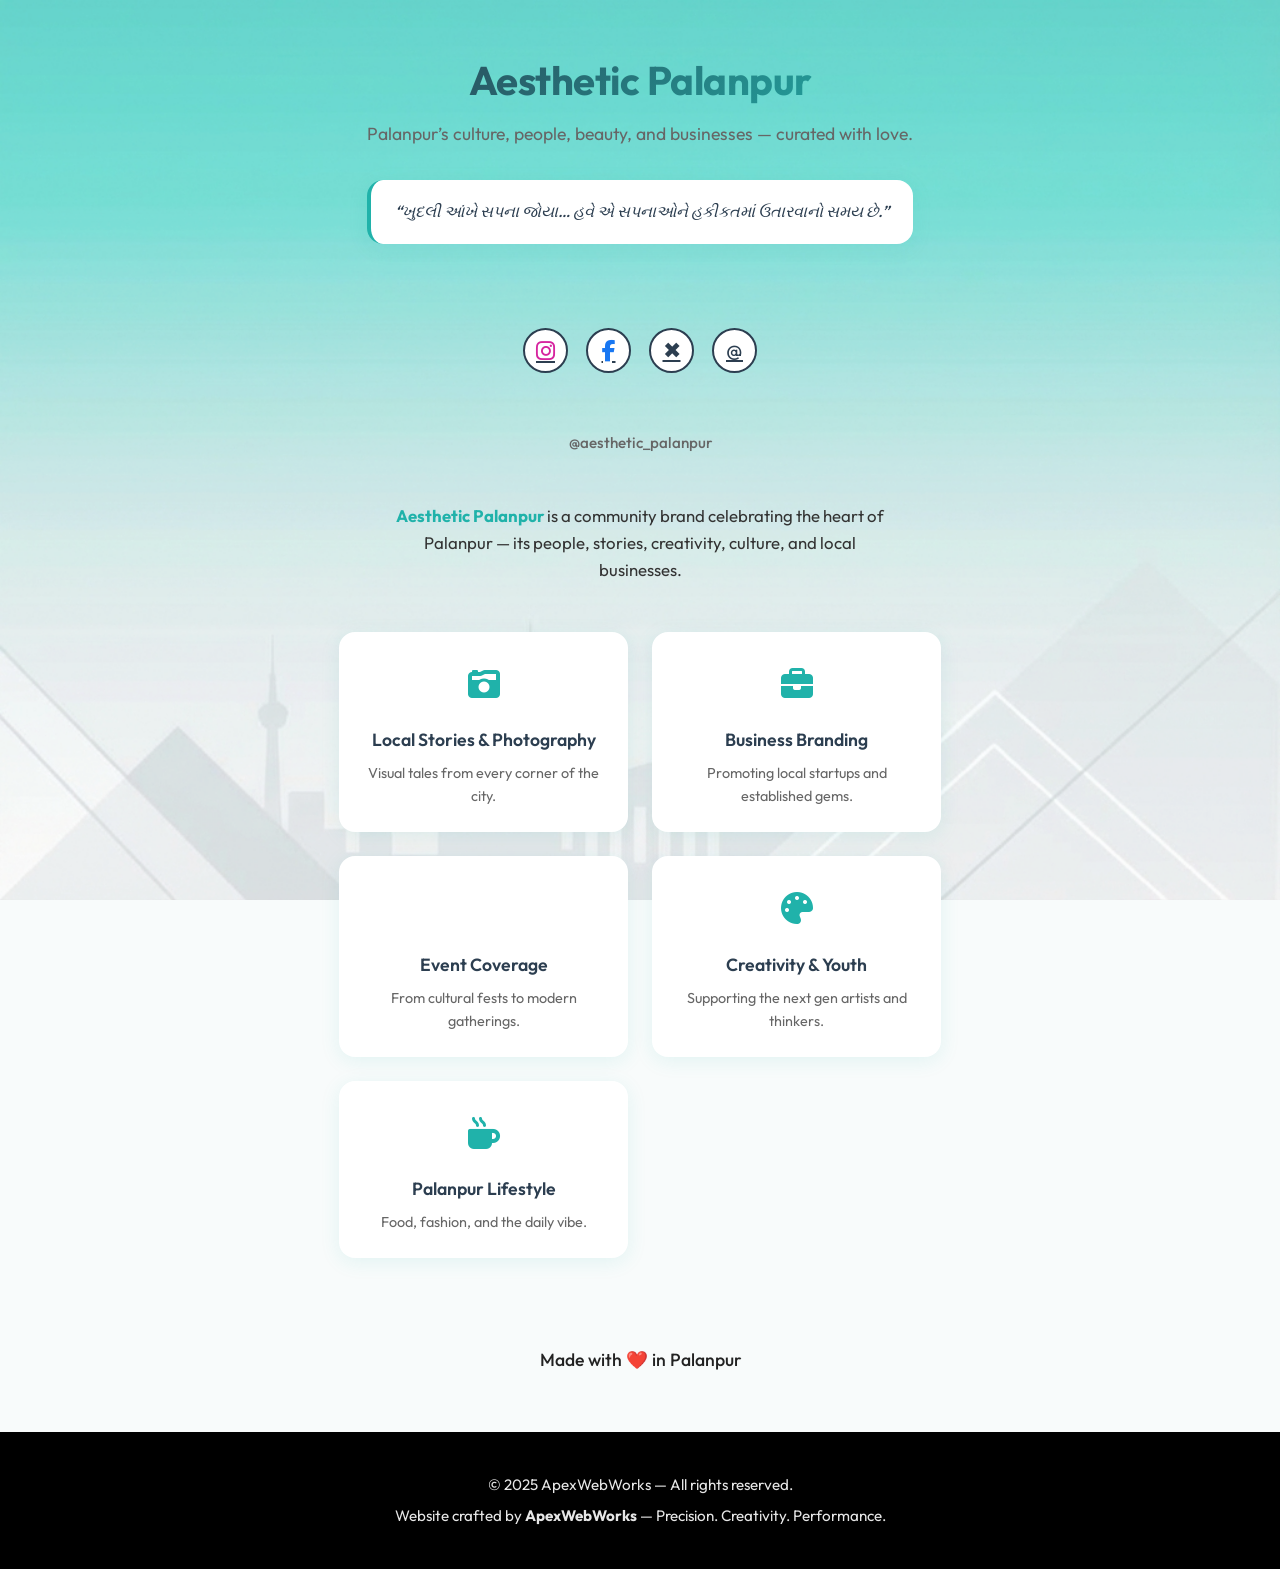
<file: index.html>
<!DOCTYPE html>
<html lang="en">

<head>
    <meta charset="UTF-8">
    <meta name="viewport" content="width=device-width, initial-scale=1.0">
    <title>Aesthetic Palanpur | Curated with Love</title>
    <meta name="description"
        content="Aesthetic Palanpur - Palanpur’s culture, people, beauty, and businesses curated with love.">

    <!-- Google Fonts: Outfit (Main) -->
    <link rel="preconnect" href="https://fonts.googleapis.com">
    <link rel="preconnect" href="https://fonts.gstatic.com" crossorigin>
    <link href="https://fonts.googleapis.com/css2?family=Outfit:wght@300;400;500;600;700&display=swap" rel="stylesheet">

    <!-- Font Awesome -->
    <link rel="stylesheet" href="https://cdnjs.cloudflare.com/ajax/libs/font-awesome/6.4.0/css/all.min.css">

    <link rel="stylesheet" href="style.css">
</head>

<body>

    <!-- Background -->
    <div class="teal-bg"></div>

    <main class="main-wrapper">

        <!-- 1. Hero Section -->
        <section class="hero-section">
            <h1 class="hero-title">Aesthetic Palanpur</h1>
            <p class="hero-subtitle">Palanpur’s culture, people, beauty, and businesses — curated with love.</p>

            <div class="quote-box">
                <p>“ખુદલી આંખે સપના જોયા… હવે એ સપનાઓને હકીકતમાં ઉતારવાનો સમય છે.”</p>
            </div>
        </section>

        <!-- 2. Social Links (Clean Row) -->
        <div class="social-icons">
            <a href="https://www.instagram.com/aesthetic_palanpur_?igsh=Y3FkcHptbjd3NWZo&utm_source=qr"
                class="icon instagram"><i class="fab fa-instagram"></i></a>
            <a href="https://www.facebook.com/share/1BgfJnP73V/" class="icon facebook"><i
                    class="fab fa-facebook-f"></i></a>
            <a href="https://x.com/aestheticp1809?t=5-UyCwp0QBefJH2KsTNq2Q&s=09" class="icon x">✖</a>
            <a href="https://www.threads.com/@aesthetic_palanpur_?igshid=NTc4MTIwNjQ2YQ==" class="icon threads">@</a>
        </div>

        <div class="social-labels">
            <span>@aesthetic_palanpur</span>
        </div>



        <!-- 3. About Section -->
        <section class="about-section fade-in">
            <p class="about-text">
                <strong>Aesthetic Palanpur</strong> is a community brand celebrating the heart of Palanpur —
                its people, stories, creativity, culture, and local businesses.
            </p>
        </section>

        <!-- 4. Features Section (Card Mode) -->
        <section class="features-grid">
            <div class="feature-card fade-in">
                <div class="card-icon"><i class="fa-solid fa-camera-retro"></i></div>
                <h3>Local Stories & Photography</h3>
                <p>Visual tales from every corner of the city.</p>
            </div>

            <div class="feature-card fade-in">
                <div class="card-icon"><i class="fa-solid fa-briefcase"></i></div>
                <h3>Business Branding</h3>
                <p>Promoting local startups and established gems.</p>
            </div>

            <div class="feature-card fade-in">
                <div class="card-icon"><i class="fa-solid fa-calendar-star"></i></div>
                <h3>Event Coverage</h3>
                <p>From cultural fests to modern gatherings.</p>
            </div>

            <div class="feature-card fade-in">
                <div class="card-icon"><i class="fa-solid fa-palette"></i></div>
                <h3>Creativity & Youth</h3>
                <p>Supporting the next gen artists and thinkers.</p>
            </div>

            <div class="feature-card fade-in">
                <div class="card-icon"><i class="fa-solid fa-mug-hot"></i></div>
                <h3>Palanpur Lifestyle</h3>
                <p>Food, fashion, and the daily vibe.</p>
            </div>
        </section>

        <!-- Footer -->
        <!-- Made With Line -->
        <div class="made-with">
            Made with ❤️ in Palanpur
        </div>

    </main>

    <!-- Footer -->
    <footer class="footer">
        <p>© 2025 ApexWebWorks — All rights reserved.</p>
        <p>Website crafted by <strong>ApexWebWorks</strong> — Precision. Creativity. Performance.</p>
    </footer>

    <script src="script.js"></script>
</body>

</html>
</file>
<file: style.css>
:root {
    /* Teal Theme Palette */
    --primary-teal: #20B2AA;
    --light-teal: #E0F2F1;
    --dark-accent: #2C3E50;
    --text-dark: #333333;
    --text-light: #666666;
    --white: #FFFFFF;

    /* UI Variables */
    --radius-main: 16px;
    --shadow-card: 0 4px 20px rgba(32, 178, 170, 0.1);
    --shadow-hover: 0 8px 25px rgba(32, 178, 170, 0.2);

    --font-main: 'Outfit', sans-serif;
}

* {
    margin: 0;
    padding: 0;
    box-sizing: border-box;
}

body {
    font-family: var(--font-main);
    background-color: #F8FBFB;
    color: var(--text-dark);
    line-height: 1.6;
    overflow-x: hidden;
}

/* Background */
.teal-bg {
    position: fixed;
    top: 0;
    left: 0;
    width: 100vw;
    height: 100vh;
    background-image: url('assets/teal_bg.png');
    background-size: cover;
    background-position: center bottom;
    z-index: -1;
    opacity: 0.8;
}

.main-wrapper {
    max-width: 650px;
    margin: 0 auto;
    padding: 3rem 1.5rem;
    display: flex;
    flex-direction: column;
    gap: 3rem;
}

/* 1. Hero Section */
.hero-section {
    text-align: center;
    margin-bottom: 1rem;
    animation: fadeInDown 0.8s ease-out;
}

.hero-title {
    font-size: 2.5rem;
    font-weight: 700;
    color: var(--dark-accent);
    margin-bottom: 0.5rem;
    letter-spacing: -0.5px;
}

/* Gradient text effect for title */
.hero-title {
    background: linear-gradient(135deg, var(--dark-accent), var(--primary-teal));
    -webkit-background-clip: text;
    -webkit-text-fill-color: transparent;
}

.hero-tagline {
    font-size: 0.9rem;
    color: var(--primary-teal);
    font-weight: 600;
    text-transform: uppercase;
    letter-spacing: 1px;
    margin-bottom: 1rem;
}

.hero-subtitle {
    font-size: 1.1rem;
    color: var(--text-light);
    margin-bottom: 2rem;
    font-weight: 400;
}

.quote-box {
    background: var(--white);
    padding: 1.2rem 1.5rem;
    border-radius: var(--radius-main);
    box-shadow: var(--shadow-card);
    border-left: 4px solid var(--primary-teal);
    display: inline-block;
}

.quote-box p {
    font-size: 1rem;
    font-weight: 500;
    color: var(--dark-accent);
    font-style: italic;
}

/* 2. Social Row */
.social-icons {
    display: flex;
    gap: 18px;
    justify-content: center;
    margin-top: 20px;
}

.social-icons .icon {
    width: 45px;
    height: 45px;
    border-radius: 50%;
    display: flex;
    justify-content: center;
    align-items: center;
    font-size: 22px;
    background: var(--white);
    border: 2px solid var(--dark-accent);
    /* Visible border */
    color: var(--dark-accent);
    /* Visible icon */
    transition: 0.3s ease;
    cursor: pointer;
}

.social-icons .icon:hover {
    background: var(--primary-teal);
    border-color: var(--primary-teal);
    color: var(--white);
}

.social-icons .instagram i {
    color: #d6249f;
}

.social-icons .facebook i {
    color: #1877f2;
}

.social-icons .x i {
    color: #1877f2;
}

.social-labels {
    width: 100%;
    text-align: center;
    margin-top: 10px;
    font-size: 0.95rem;
    color: var(--text-light);
    font-weight: 500;
    display: block;
}

.social-icons .threads i {
    color: #1877f2;
}

/* 3. About Section */
.about-section {
    text-align: center;
    max-width: 500px;
    margin: 0 auto;
}

.about-text {
    font-size: 1.05rem;
    color: var(--text-dark);
}

.about-text strong {
    color: var(--primary-teal);
}

/* 4. Features Grid */
.features-grid {
    display: grid;
    grid-template-columns: repeat(auto-fit, minmax(250px, 1fr));
    gap: 1.5rem;
}

.feature-card {
    background: var(--white);
    padding: 1.5rem;
    border-radius: var(--radius-main);
    box-shadow: var(--shadow-card);
    text-align: center;
    transition: transform 0.3s ease;
    border-top: 3px solid transparent;
}

.feature-card:hover {
    transform: translateY(-5px);
    box-shadow: var(--shadow-hover);
    border-top-color: var(--primary-teal);
}

.card-icon {
    font-size: 2rem;
    color: var(--primary-teal);
    margin-bottom: 1rem;
}

.feature-card h3 {
    font-size: 1.1rem;
    font-weight: 600;
    color: var(--dark-accent);
    margin-bottom: 0.5rem;
}

.feature-card p {
    font-size: 0.9rem;
    color: var(--text-light);
}

/* Footer */
/* Top "Made with" line style */
.made-with {
    text-align: center;
    font-size: 1.1rem;
    margin: 40px 0 10px;
    color: #222;
    /* visible on gradient */
    font-weight: 500;
}

/* Full black footer */
.footer {
    width: 100%;
    background: #000;
    color: #fff;
    text-align: center;
    padding: 35px 0;
    margin: 0;
}

.footer p {
    margin: 6px 0;
    opacity: 0.9;
    font-size: 0.95rem;
}



/* Animation Utilities */
@keyframes fadeInDown {
    from {
        opacity: 0;
        transform: translateY(-20px);
    }

    to {
        opacity: 1;
        transform: translateY(0);
    }
}

.fade-in {
    opacity: 0;
    transform: translateY(20px);
    transition: opacity 0.6s ease-out, transform 0.6s ease-out;
}

.fade-in.visible {
    opacity: 1;
    transform: translateY(0);
}

/* Responsive */
@media (max-width: 480px) {
    .features-grid {
        grid-template-columns: 1fr;
    }
}
</file>
